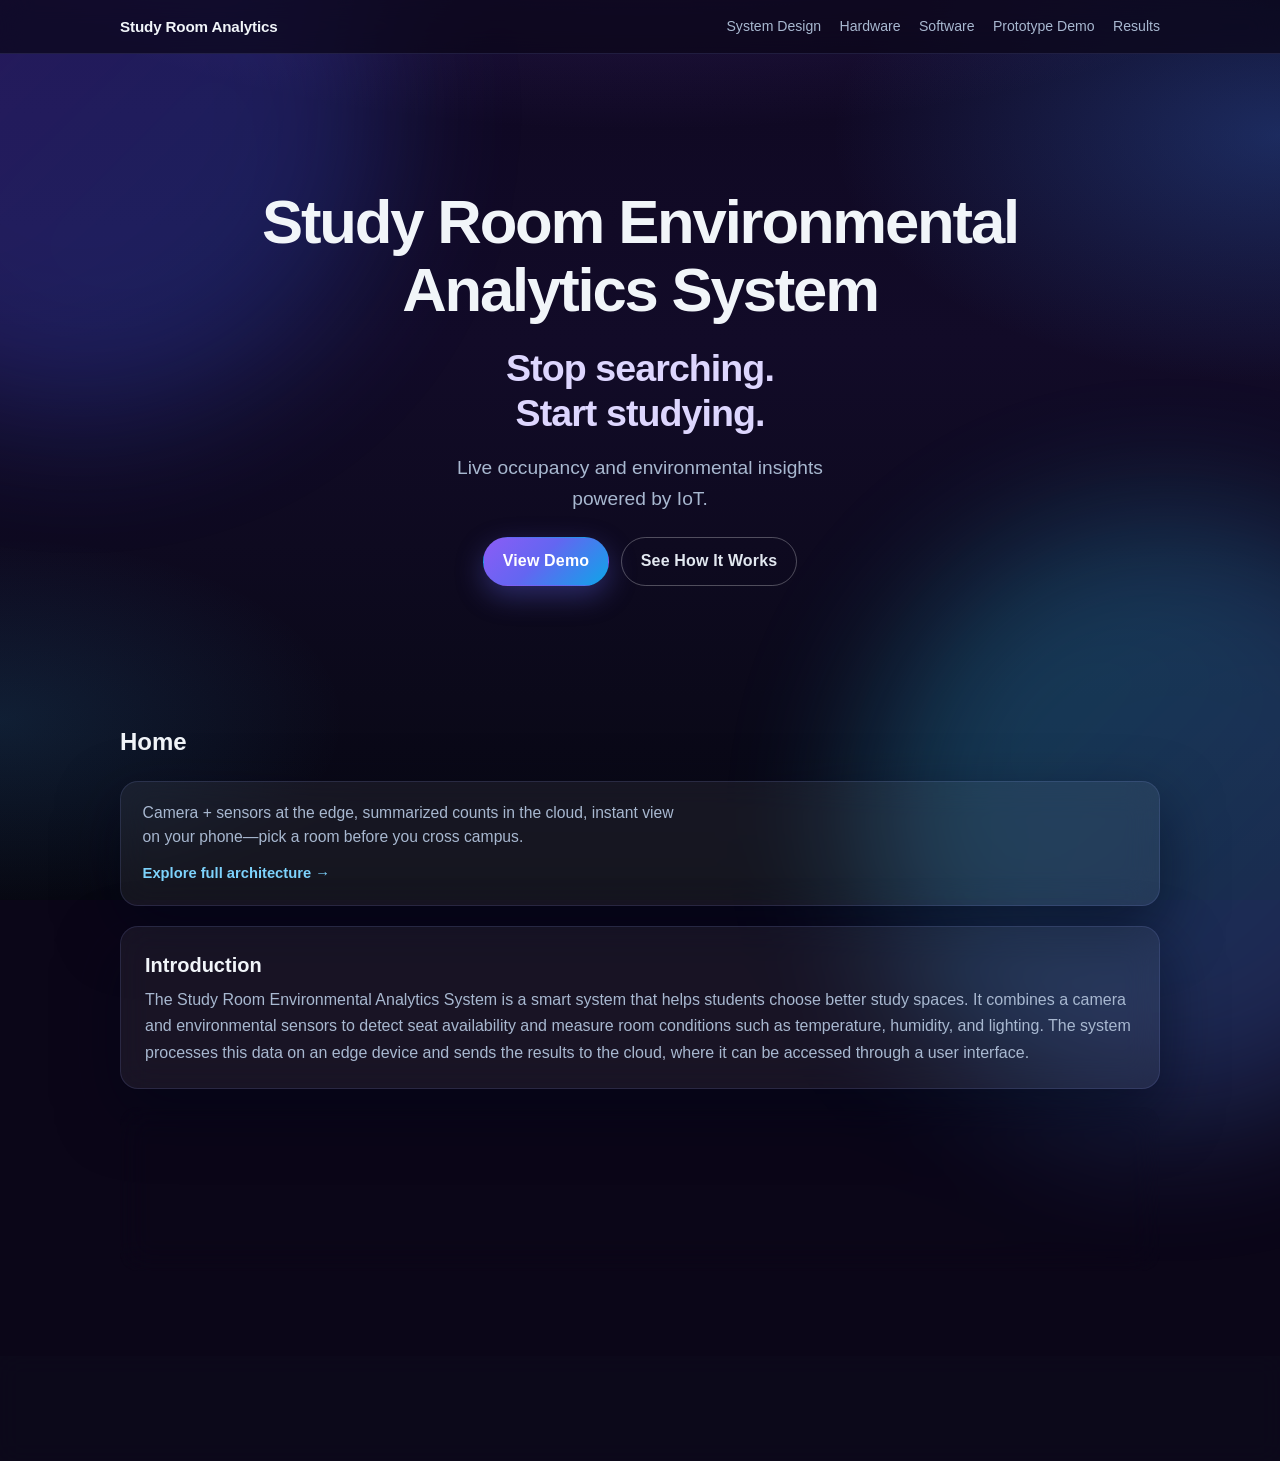
<file: index.html>
<!doctype html>
<html lang="en">
  <head>
    <meta charset="UTF-8" />
    <meta name="viewport" content="width=device-width, initial-scale=1.0" />
    <title>Study Room Environmental Analytics System</title>
    <link rel="stylesheet" href="./styles.css" />
  </head>
  <body class="page-home">
    <header class="home-topbar">
      <div class="container home-topbar-inner">
        <a class="home-brand" href="./index.html">Study Room Analytics</a>
        <nav class="home-topnav" aria-label="Main navigation">
          <a href="./system-design.html">System Design</a>
          <a href="./hardware-implementation.html">Hardware</a>
          <a href="./software-data-flow.html">Software</a>
          <a href="./prototype-demo.html">Prototype Demo</a>
          <a href="./results-future-work.html">Results</a>
        </nav>
      </div>
    </header>

    <section class="home-hero-section hero-enter" aria-labelledby="home-hero-title">
      <div class="container home-hero">
        <h1 id="home-hero-title" class="site-title home-main-title">
          Study Room Environmental Analytics System
        </h1>
        <p class="home-quote">
          <span class="home-quote-line">Stop searching.</span>
          <span class="home-quote-line">Start studying.</span>
        </p>
        <p class="site-subtitle home-hero-tagline">
          Live occupancy and environmental insights powered by IoT.
        </p>
        <div class="hero-actions">
          <a class="button nav-button" href="./prototype-demo.html#app-demo"
            >View Demo</a
          >
          <a class="button nav-button ghost-button" href="#how-it-works"
            >See How It Works</a
          >
        </div>
      </div>
    </section>

    <main class="container">
      <section class="overview" aria-labelledby="overview-heading">
        <h2 id="overview-heading" class="reveal-on-scroll">Home</h2>

        <div id="how-it-works" class="how-it-works reveal-on-scroll">
          <p>
            Camera + sensors at the edge, summarized counts in the cloud, instant
            view on your phone—pick a room before you cross campus.
          </p>
          <a class="text-link" href="./system-design.html">Explore full architecture →</a>
        </div>

        <div class="content-card reveal-on-scroll">
          <h3>Introduction</h3>
          <p>
            The Study Room Environmental Analytics System is a smart system that helps students choose better study spaces. It combines a camera and environmental sensors to detect seat availability and measure room conditions such as temperature, humidity, and lighting.
            The system processes this data on an edge device and sends the results to the cloud, where it can be accessed through a user interface. 
          </p>
        </div>

        <div class="content-card reveal-on-scroll">
          <h3>Problem &amp; Motivation</h3>
          <p>
            Students often struggle to find suitable study spaces and there is
            no easy way to check conditions before arriving. This project is
            motivated by the need to provide both occupancy and environmental
            information in one system. Therefore, this system helps students
            save time and choose more comfortable places to study.
          </p>
        </div>
      </section>
    </main>

    <footer class="site-footer">
      <div class="container">
        <p>&copy; <span id="year"></span> Your Name</p>
      </div>
    </footer>

    <script src="./script.js"></script>
  </body>
</html>
</file>
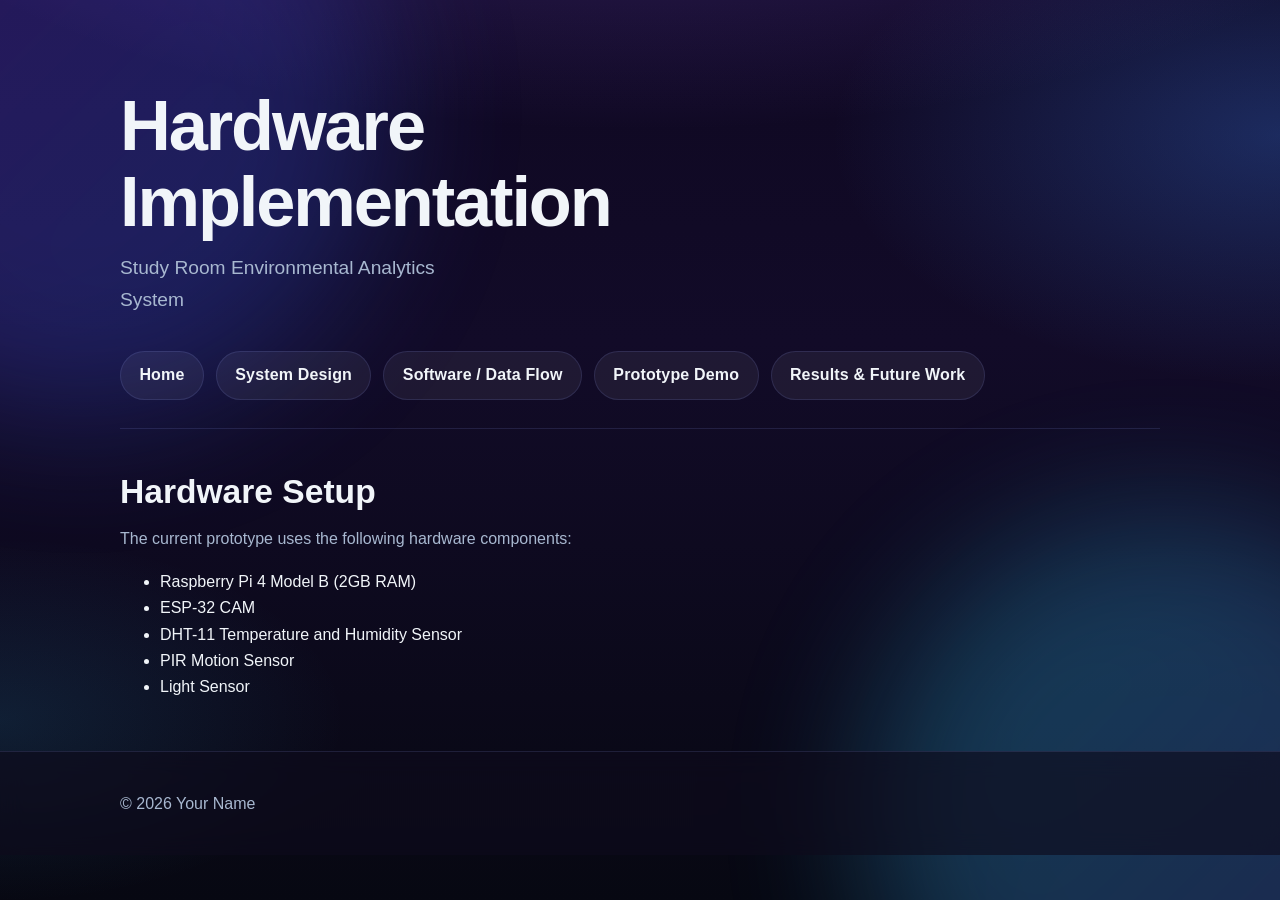
<file: hardware-implementation.html>
<!doctype html>
<html lang="en">
  <head>
    <meta charset="UTF-8" />
    <meta name="viewport" content="width=device-width, initial-scale=1.0" />
    <title>
      Hardware Implementation | Study Room Environmental Analytics System
    </title>
    <link rel="stylesheet" href="./styles.css" />
  </head>
  <body>
    <header class="site-header">
      <div class="container">
        <h1 class="site-title">Hardware Implementation</h1>
        <p class="site-subtitle">Study Room Environmental Analytics System</p>
      </div>
    </header>

    <main class="container">
      <nav class="top-nav" aria-label="Main Navigation">
        <a class="button nav-button" href="./index.html">Home</a>
        <a class="button nav-button" href="./system-design.html">System Design</a>
        <a class="button nav-button" href="./software-data-flow.html"
          >Software / Data Flow</a
        >
        <a class="button nav-button" href="./prototype-demo.html"
          >Prototype Demo</a
        >
        <a class="button nav-button" href="./results-future-work.html"
          >Results &amp; Future Work</a
        >
      </nav>

      <section class="content-section">
        <h2>Hardware Setup</h2>
        <p>The current prototype uses the following hardware components:</p>
        <ul>
          <li>Raspberry Pi 4 Model B (2GB RAM)</li>
          <li>ESP-32 CAM</li>
          <li>DHT-11 Temperature and Humidity Sensor</li>
          <li>PIR Motion Sensor</li>
          <li>Light Sensor</li>
        </ul>
      </section>
    </main>

    <footer class="site-footer">
      <div class="container">
        <p>&copy; <span id="year"></span> Your Name</p>
      </div>
    </footer>

    <script src="./script.js"></script>
  </body>
</html>
</file>
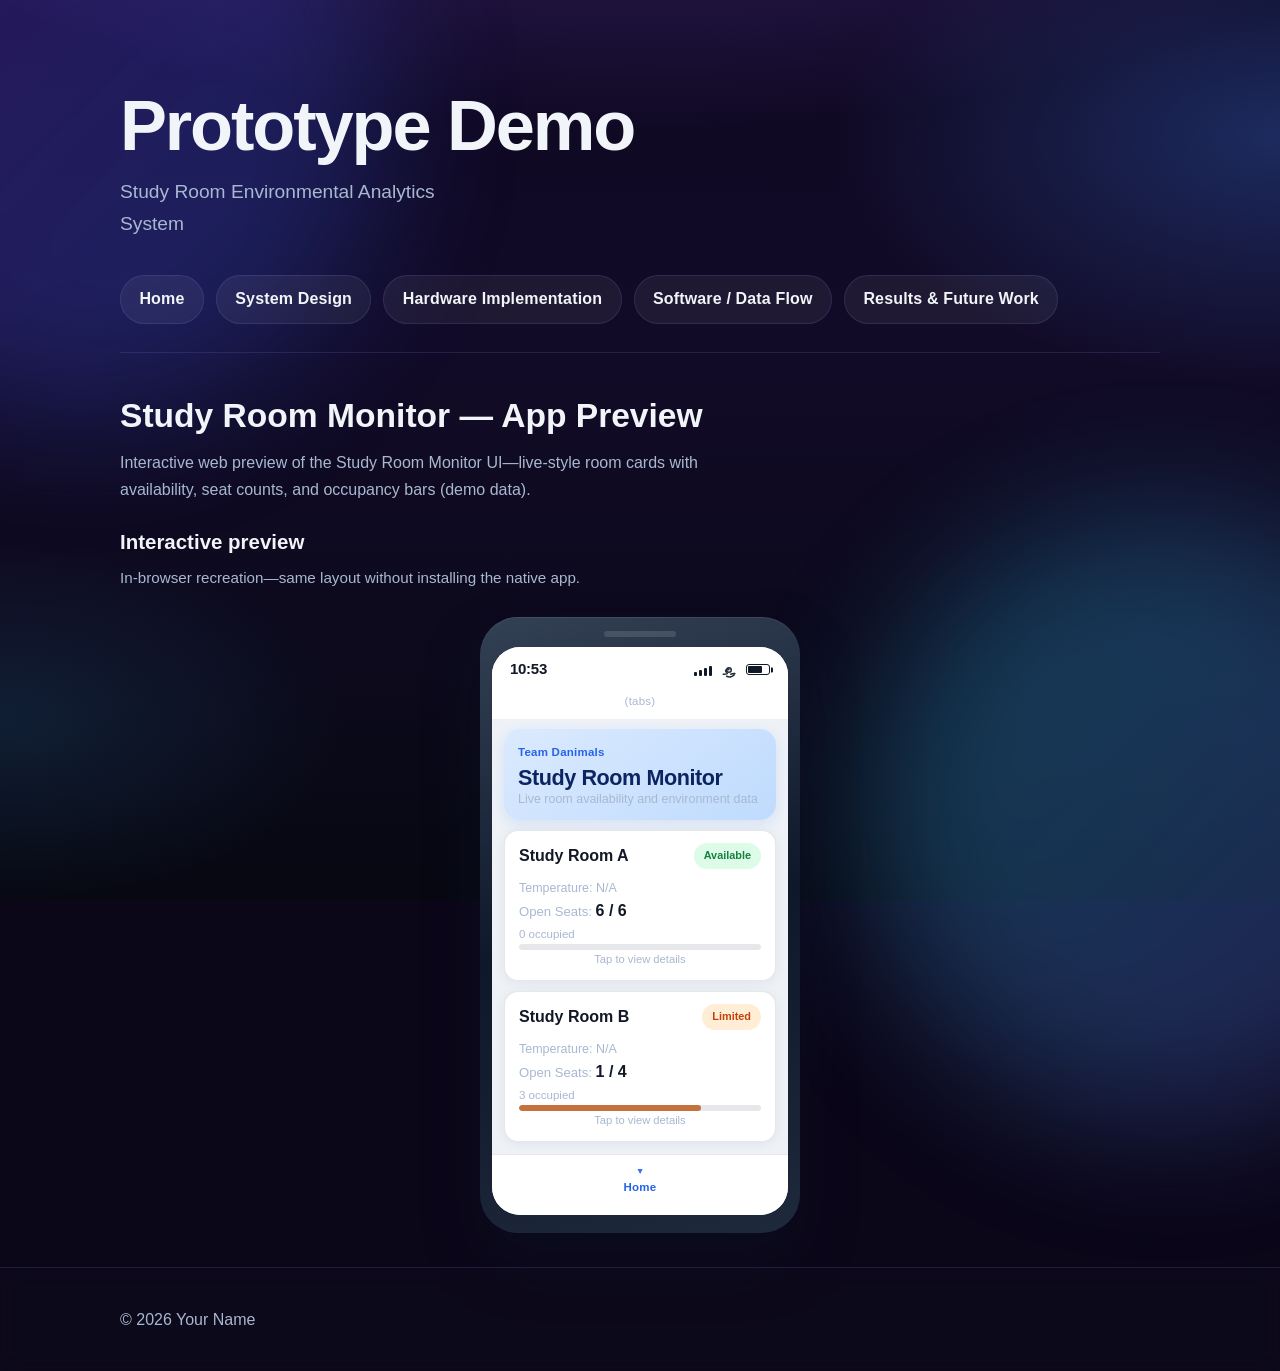
<file: prototype-demo.html>
<!doctype html>
<html lang="en">
  <head>
    <meta charset="UTF-8" />
    <meta name="viewport" content="width=device-width, initial-scale=1.0" />
    <title>Prototype Demo | Study Room Environmental Analytics System</title>
    <link rel="stylesheet" href="./styles.css" />
  </head>
  <body>
    <header class="site-header">
      <div class="container">
        <h1 class="site-title">Prototype Demo</h1>
        <p class="site-subtitle">Study Room Environmental Analytics System</p>
      </div>
    </header>

    <main class="container">
      <nav class="top-nav" aria-label="Main Navigation">
        <a class="button nav-button" href="./index.html">Home</a>
        <a class="button nav-button" href="./system-design.html">System Design</a>
        <a class="button nav-button" href="./hardware-implementation.html"
          >Hardware Implementation</a
        >
        <a class="button nav-button" href="./software-data-flow.html"
          >Software / Data Flow</a
        >
        <a class="button nav-button" href="./results-future-work.html"
          >Results &amp; Future Work</a
        >
      </nav>

      <section class="content-section" id="app-demo" aria-labelledby="demo-heading">
        <h2 id="demo-heading">Study Room Monitor — App Preview</h2>
        <p>
          Interactive web preview of the Study Room Monitor UI—live-style room
          cards with availability, seat counts, and occupancy bars (demo data).
        </p>

        <h3 class="demo-subheading">Interactive preview</h3>
        <p class="demo-lead">
          In-browser recreation—same layout without installing the native app.
        </p>

        <div class="demo-phone-wrap">
          <div class="demo-phone" role="img" aria-label="Study Room Monitor mobile screen">
            <div class="demo-phone-speaker"></div>
            <div class="demo-phone-screen">
              <div class="app-status-bar">
                <span class="app-status-time">10:53</span>
                <div class="app-status-icons" aria-hidden="true">
                  <span class="fake-signal">
                    <i></i><i></i><i></i><i></i>
                  </span>
                  <svg
                    class="fake-wifi"
                    width="18"
                    height="18"
                    viewBox="0 0 24 24"
                    fill="none"
                    stroke="#111827"
                    stroke-width="2"
                    stroke-linecap="round"
                    stroke-linejoin="round"
                  >
                    <path
                      d="M8.288 15.036a2.486 2.486 0 0 1 0-3.51 2.487 2.487 0 0 1 3.51 0m7.024 7.024a9.955 9.955 0 0 1-4.5 2.618m0 0a9.973 9.973 0 0 1-5.525-.854m5.525.854V21m0-3.382a9.973 9.973 0 0 1 5.525-.854m-10.05 0a9.973 9.973 0 0 1-5.525.854M15 12a3 3 0 1 1-6 0 3 3 0 0 1 6 0z"
                    />
                  </svg>
                  <span class="fake-battery">
                    <span class="fake-battery-level"></span>
                  </span>
                </div>
              </div>

              <p class="demo-tabs-hint">(tabs)</p>

              <div class="app-preview-body">
                <header class="app-preview-header">
                  <span class="app-preview-team">Team Danimals</span>
                  <h3 class="app-preview-title">Study Room Monitor</h3>
                  <p class="app-preview-tagline">
                    Live room availability and environment data
                  </p>
                </header>

                <article class="app-room-card">
                  <div class="app-room-card-top">
                    <h4 class="app-room-name">Study Room A</h4>
                    <span class="app-badge app-badge-available">Available</span>
                  </div>
                  <p class="app-room-meta">Temperature: N/A</p>
                  <p class="app-room-seats">
                    Open Seats: <strong>6 / 6</strong>
                  </p>
                  <p class="app-room-occupied">0 occupied</p>
                  <div
                    class="app-progress"
                    role="progressbar"
                    aria-valuenow="0"
                    aria-valuemin="0"
                    aria-valuemax="100"
                  >
                    <div class="app-progress-fill" style="width: 0%"></div>
                  </div>
                  <p class="app-room-tap">Tap to view details</p>
                </article>

                <article class="app-room-card">
                  <div class="app-room-card-top">
                    <h4 class="app-room-name">Study Room B</h4>
                    <span class="app-badge app-badge-limited">Limited</span>
                  </div>
                  <p class="app-room-meta">Temperature: N/A</p>
                  <p class="app-room-seats">
                    Open Seats: <strong>1 / 4</strong>
                  </p>
                  <p class="app-room-occupied">3 occupied</p>
                  <div
                    class="app-progress"
                    role="progressbar"
                    aria-valuenow="75"
                    aria-valuemin="0"
                    aria-valuemax="100"
                  >
                    <div
                      class="app-progress-fill app-progress-fill-busy"
                      style="width: 75%"
                    ></div>
                  </div>
                  <p class="app-room-tap">Tap to view details</p>
                </article>
              </div>

              <nav class="app-preview-nav-bar" aria-label="Demo bottom navigation">
                <span class="app-preview-nav-icon" aria-hidden="true">▼</span>
                <span class="app-preview-nav-label">Home</span>
              </nav>
            </div>
          </div>
        </div>
      </section>
    </main>

    <footer class="site-footer">
      <div class="container">
        <p>&copy; <span id="year"></span> Your Name</p>
      </div>
    </footer>

    <script src="./script.js"></script>
  </body>
</html>
</file>
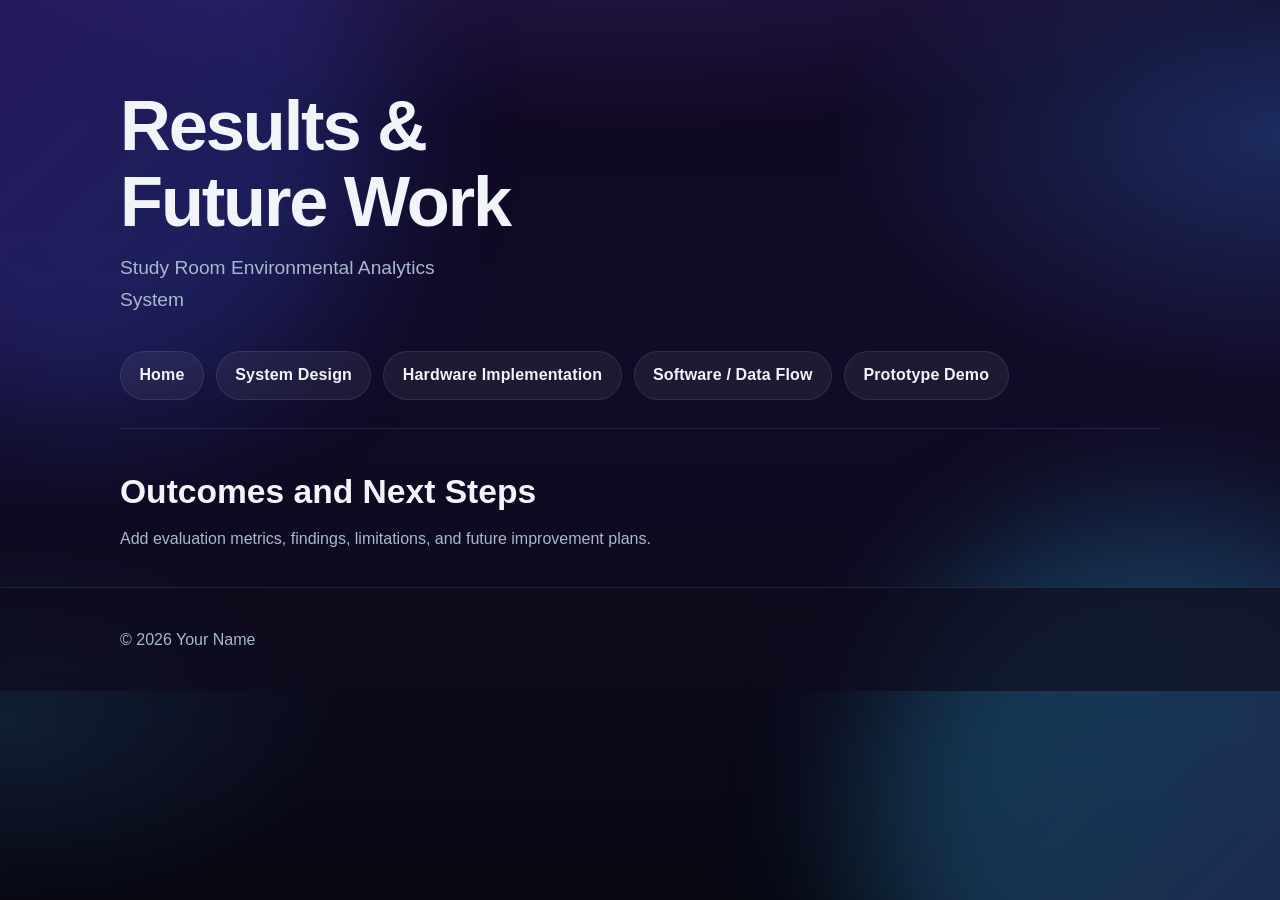
<file: results-future-work.html>
<!doctype html>
<html lang="en">
  <head>
    <meta charset="UTF-8" />
    <meta name="viewport" content="width=device-width, initial-scale=1.0" />
    <title>Results & Future Work | Study Room Environmental Analytics System</title>
    <link rel="stylesheet" href="./styles.css" />
  </head>
  <body>
    <header class="site-header">
      <div class="container">
        <h1 class="site-title">Results &amp; Future Work</h1>
        <p class="site-subtitle">Study Room Environmental Analytics System</p>
      </div>
    </header>

    <main class="container">
      <nav class="top-nav" aria-label="Main Navigation">
        <a class="button nav-button" href="./index.html">Home</a>
        <a class="button nav-button" href="./system-design.html">System Design</a>
        <a class="button nav-button" href="./hardware-implementation.html"
          >Hardware Implementation</a
        >
        <a class="button nav-button" href="./software-data-flow.html"
          >Software / Data Flow</a
        >
        <a class="button nav-button" href="./prototype-demo.html"
          >Prototype Demo</a
        >
      </nav>

      <section class="content-section">
        <h2>Outcomes and Next Steps</h2>
        <p>
          Add evaluation metrics, findings, limitations, and future improvement
          plans.
        </p>
      </section>
    </main>

    <footer class="site-footer">
      <div class="container">
        <p>&copy; <span id="year"></span> Your Name</p>
      </div>
    </footer>

    <script src="./script.js"></script>
  </body>
</html>
</file>
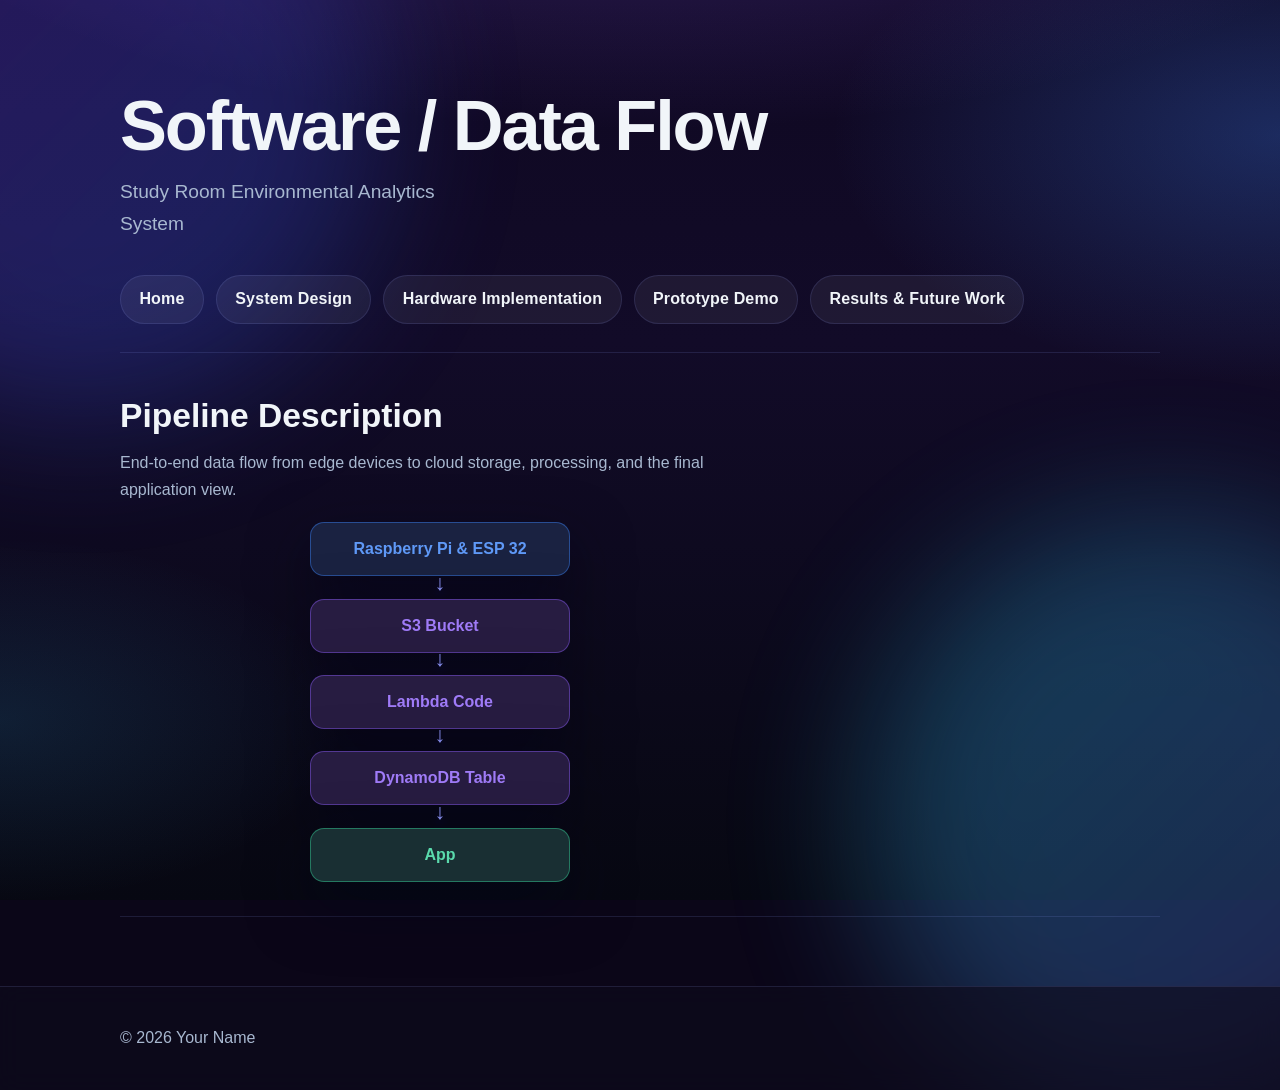
<file: software-data-flow.html>
<!doctype html>
<html lang="en">
  <head>
    <meta charset="UTF-8" />
    <meta name="viewport" content="width=device-width, initial-scale=1.0" />
    <title>Software / Data Flow | Study Room Environmental Analytics System</title>
    <link rel="stylesheet" href="./styles.css" />
  </head>
  <body>
    <header class="site-header">
      <div class="container">
        <h1 class="site-title">Software / Data Flow</h1>
        <p class="site-subtitle">Study Room Environmental Analytics System</p>
      </div>
    </header>

    <main class="container">
      <nav class="top-nav" aria-label="Main Navigation">
        <a class="button nav-button" href="./index.html">Home</a>
        <a class="button nav-button" href="./system-design.html">System Design</a>
        <a class="button nav-button" href="./hardware-implementation.html"
          >Hardware Implementation</a
        >
        <a class="button nav-button" href="./prototype-demo.html"
          >Prototype Demo</a
        >
        <a class="button nav-button" href="./results-future-work.html"
          >Results &amp; Future Work</a
        >
      </nav>

      <section class="content-section">
        <h2>Pipeline Description</h2>
        <p>
          End-to-end data flow from edge devices to cloud storage, processing,
          and the final application view.
        </p>
        <div class="timeline" role="list" aria-label="Software and Data Flow">
          <div class="timeline-item" role="listitem">
            <a
              class="timeline-node edge-node"
              href="./hardware-implementation.html"
              >Raspberry Pi &amp; ESP 32</a
            >
          </div>
          <div class="timeline-item" role="listitem">
            <a class="timeline-node cloud-node" href="#s3">S3 Bucket</a>
          </div>
          <div class="timeline-item" role="listitem">
            <a class="timeline-node cloud-node" href="#lambda">Lambda Code</a>
          </div>
          <div class="timeline-item" role="listitem">
            <a class="timeline-node cloud-node" href="#dynamodb"
              >DynamoDB Table</a
            >
          </div>
          <div class="timeline-item" role="listitem">
            <a class="timeline-node user-node" href="#app">App</a>
          </div>
        </div>
      </section>

      <section class="content-section" id="pipeline-stages" aria-label="Pipeline stages">
        <h2>Stage details</h2>
        <p class="section-lead">
          Details for the stage you selected appear below. Choose another node
          in the pipeline to switch stages.
        </p>

        <article class="content-card pipeline-stage" id="s3">
          <h3>S3 bucket</h3>
          <p>
            Raw or processed payloads from the edge land in object storage for
            durable retention and downstream processing triggers.
          </p>
        </article>

        <article class="content-card pipeline-stage" id="lambda">
          <h3>Lambda</h3>
          <p>
            Serverless functions normalize events, run business logic, and
            write results to the database or notify other services.
          </p>
        </article>

        <article class="content-card pipeline-stage" id="dynamodb">
          <h3>DynamoDB</h3>
          <p>
            Structured room state and metadata are stored for fast reads by the
            mobile or web client.
          </p>
        </article>

        <article class="content-card pipeline-stage" id="app">
          <h3>App</h3>
          <p>
            Students see current study-room status. See also the
            <a href="./prototype-demo.html">prototype demo</a> for UI and
            walkthroughs.
          </p>
        </article>
      </section>
    </main>

    <footer class="site-footer">
      <div class="container">
        <p>&copy; <span id="year"></span> Your Name</p>
      </div>
    </footer>

    <script src="./script.js"></script>
  </body>
</html>
</file>
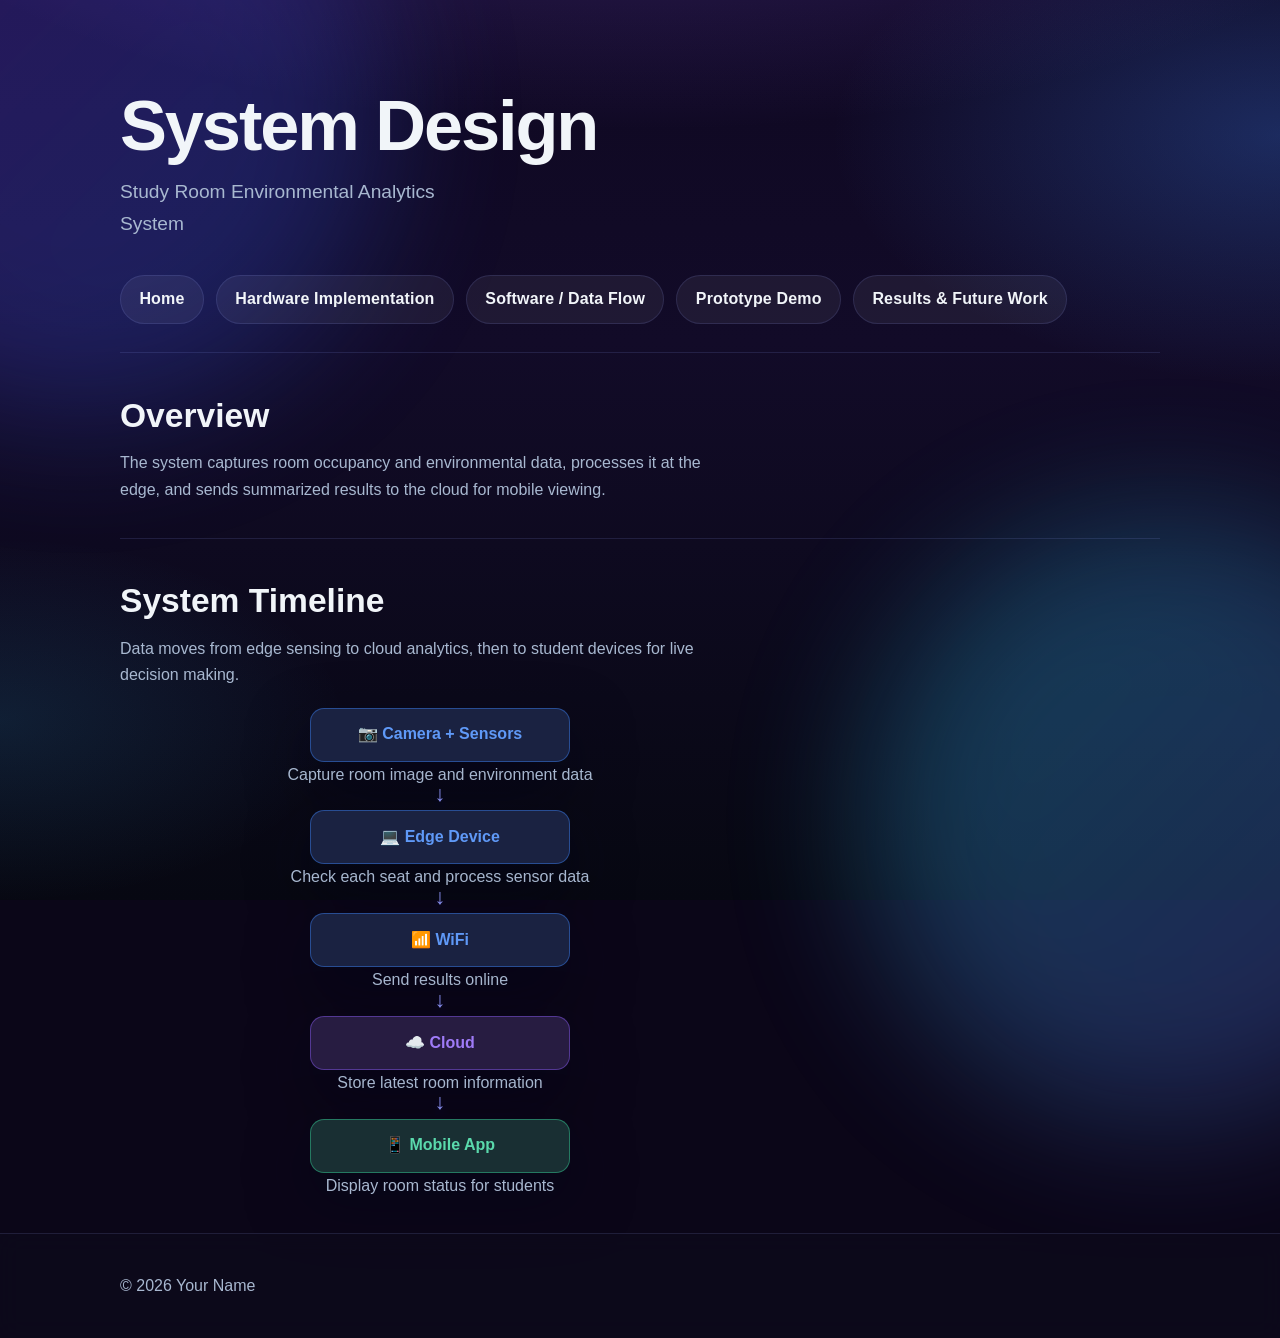
<file: system-design.html>
<!doctype html>
<html lang="en">
  <head>
    <meta charset="UTF-8" />
    <meta name="viewport" content="width=device-width, initial-scale=1.0" />
    <title>System Design | Study Room Environmental Analytics System</title>
    <link rel="stylesheet" href="./styles.css" />
  </head>
  <body>
    <header class="site-header">
      <div class="container">
        <h1 class="site-title">System Design</h1>
        <p class="site-subtitle">Study Room Environmental Analytics System</p>
      </div>
    </header>

    <main class="container">
      <nav class="top-nav" aria-label="Main Navigation">
        <a class="button nav-button" href="./index.html">Home</a>
        <a class="button nav-button" href="./hardware-implementation.html"
          >Hardware Implementation</a
        >
        <a class="button nav-button" href="./software-data-flow.html"
          >Software / Data Flow</a
        >
        <a class="button nav-button" href="./prototype-demo.html"
          >Prototype Demo</a
        >
        <a class="button nav-button" href="./results-future-work.html"
          >Results &amp; Future Work</a
        >
      </nav>

      <section class="content-section">
        <h2>Overview</h2>
        <p>
          The system captures room occupancy and environmental data, processes
          it at the edge, and sends summarized results to the cloud for mobile
          viewing.
        </p>
      </section>

      <section class="content-section">
        <h2>System Timeline</h2>
        <p>
          Data moves from edge sensing to cloud analytics, then to student
          devices for live decision making.
        </p>
        <div class="timeline">
          <div class="timeline-item">
            <div class="timeline-node edge-node">📷 Camera + Sensors</div>
            <p class="timeline-note">Capture room image and environment data</p>
          </div>
          <div class="timeline-item">
            <div class="timeline-node edge-node">💻 Edge Device</div>
            <p class="timeline-note">Check each seat and process sensor data</p>
          </div>
          <div class="timeline-item">
            <div class="timeline-node edge-node">📶 WiFi</div>
            <p class="timeline-note">Send results online</p>
          </div>
          <div class="timeline-item">
            <div class="timeline-node cloud-node">☁️ Cloud</div>
            <p class="timeline-note">Store latest room information</p>
          </div>
          <div class="timeline-item">
            <div class="timeline-node user-node">📱 Mobile App</div>
            <p class="timeline-note">Display room status for students</p>
          </div>
        </div>
      </section>
    </main>

    <footer class="site-footer">
      <div class="container">
        <p>&copy; <span id="year"></span> Your Name</p>
      </div>
    </footer>

    <script src="./script.js"></script>
  </body>
</html>
</file>
<file: styles.css>
:root {
  --bg: #0b0618;
  --surface: rgba(255, 255, 255, 0.06);
  --surface-solid: #14101f;
  --text: #f1f5f9;
  --muted: #a8b8d0;
  --border: rgba(148, 163, 255, 0.14);
  --accent: #a78bfa;
  --accent-2: #38bdf8;
  --shadow: 0 24px 60px rgba(2, 6, 23, 0.55);
  --edge: #3b82f6;
  --cloud: #8b5cf6;
  --user: #34d399;
}

* {
  box-sizing: border-box;
}

body {
  margin: 0;
  font-family: Inter, -apple-system, BlinkMacSystemFont, "Segoe UI", sans-serif;
  line-height: 1.65;
  background-color: var(--bg);
  background-image:
    radial-gradient(ellipse 130% 90% at 50% -35%, rgba(139, 92, 246, 0.42), transparent 55%),
    radial-gradient(ellipse 70% 55% at 100% 15%, rgba(59, 130, 246, 0.28), transparent 50%),
    radial-gradient(ellipse 60% 45% at 0% 80%, rgba(56, 189, 248, 0.12), transparent 45%),
    linear-gradient(180deg, #0f0822 0%, #120b28 38%, #070812 100%);
  background-attachment: fixed;
  color: var(--text);
  position: relative;
  overflow-x: hidden;
}

html {
  scroll-behavior: smooth;
}

body::before,
body::after {
  content: "";
  position: fixed;
  z-index: -1;
  width: 38rem;
  height: 38rem;
  border-radius: 999px;
  filter: blur(72px);
  opacity: 0.28;
  pointer-events: none;
}

body::before {
  background: linear-gradient(135deg, #7c3aed, #2563eb);
  top: -12rem;
  left: -14rem;
}

body::after {
  background: linear-gradient(135deg, #22d3ee, #6366f1);
  bottom: -14rem;
  right: -12rem;
}

.container {
  width: min(100% - 2rem, 1040px);
  margin-inline: auto;
}

.site-header {
  padding: 5.5rem 0 2.25rem;
}

.page-home .home-topbar {
  position: sticky;
  top: 0;
  z-index: 100;
  border-bottom: 1px solid var(--border);
  background: rgba(11, 6, 24, 0.72);
  backdrop-filter: blur(14px);
  -webkit-backdrop-filter: blur(14px);
}

.page-home .home-topbar-inner {
  display: flex;
  align-items: center;
  justify-content: space-between;
  gap: 1.25rem;
  padding-block: 0.85rem 0.9rem;
}

.page-home .home-brand {
  flex-shrink: 0;
  font-weight: 700;
  font-size: 0.95rem;
  letter-spacing: -0.01em;
  color: var(--text);
  text-decoration: none;
  transition: color 0.2s ease;
}

.page-home .home-brand:hover {
  color: #c4b5fd;
}

.page-home .home-topnav {
  display: flex;
  flex-wrap: wrap;
  align-items: center;
  justify-content: flex-end;
  gap: 0.35rem 1.15rem;
}

.page-home .home-topnav a {
  font-size: 0.88rem;
  font-weight: 500;
  color: var(--muted);
  text-decoration: none;
  transition: color 0.2s ease;
}

.page-home .home-topnav a:hover {
  color: var(--text);
}

.page-home .home-hero-section {
  display: flex;
  align-items: center;
  justify-content: center;
  min-height: min(72vh, 44rem);
  padding: clamp(2.5rem, 8vh, 5rem) 0 clamp(2rem, 6vh, 3.5rem);
  text-align: center;
}

.page-home .home-hero {
  max-width: 52rem;
  margin-inline: auto;
}

.page-home .home-main-title {
  max-width: none;
  margin-inline: auto;
  font-size: clamp(2.15rem, 5.2vw, 3.85rem);
  font-weight: 800;
  line-height: 1.1;
  letter-spacing: -0.035em;
  text-wrap: balance;
}

.page-home .home-quote {
  margin: 1.35rem 0 0;
  font-size: clamp(1.45rem, 3.2vw, 2.35rem);
  font-weight: 700;
  letter-spacing: -0.025em;
  line-height: 1.2;
  color: #ddd6fe;
}

.page-home .home-quote-line {
  display: block;
}

.page-home .home-hero-tagline {
  margin: 1rem auto 0;
  max-width: 40ch;
}

.page-home .hero-actions {
  justify-content: center;
}

.hero-copy .site-title {
  font-size: clamp(2.6rem, 6.5vw, 4.75rem);
  font-weight: 800;
  max-width: 14ch;
}

.hero-headline-line {
  display: block;
}

.eyebrow {
  display: inline-block;
  margin: 0 0 0.6rem;
  padding: 0.2rem 0.65rem;
  border-radius: 999px;
  background: rgba(167, 139, 250, 0.12);
  border: 1px solid var(--border);
  color: #c4b5fd;
  font-weight: 700;
  letter-spacing: 0.03em;
  text-transform: uppercase;
  font-size: 0.78rem;
}

.hero-actions {
  margin-top: 1.4rem;
  display: flex;
  flex-wrap: wrap;
  gap: 0.8rem;
}

.site-title {
  margin: 0;
  font-size: clamp(2.4rem, 6vw, 4.4rem);
  max-width: 18ch;
  letter-spacing: -0.03em;
  line-height: 1.08;
  text-wrap: balance;
}

.site-subtitle {
  margin: 0.75rem 0 0;
  color: var(--muted);
  font-size: clamp(1rem, 2vw, 1.2rem);
  max-width: 34ch;
}

.section-heading {
  display: flex;
  justify-content: space-between;
  align-items: center;
  gap: 1rem;
  margin-bottom: 1.2rem;
}

.overview {
  padding-bottom: 4.25rem;
}

.content-card {
  background: var(--surface);
  border: 1px solid var(--border);
  backdrop-filter: blur(16px);
  -webkit-backdrop-filter: blur(16px);
  border-radius: 18px;
  padding: 1.4rem 1.5rem;
  margin-bottom: 1.1rem;
  box-shadow: var(--shadow);
  transition: transform 0.25s ease, box-shadow 0.25s ease;
}

.content-card:hover {
  transform: translateY(-4px);
  box-shadow: 0 22px 40px rgba(15, 23, 42, 0.18);
}

.content-card h3 {
  margin: 0 0 0.3rem;
  font-size: 1.25rem;
}

.content-card p {
  color: var(--muted);
  margin: 0;
}

.button {
  border: 1px solid transparent;
  background: linear-gradient(135deg, #8b5cf6 0%, #6366f1 45%, #0ea5e9 100%);
  color: #ffffff;
  padding: 0.62rem 1.15rem;
  border-radius: 999px;
  cursor: pointer;
  transition:
    transform 0.22s ease,
    box-shadow 0.22s ease,
    filter 0.22s ease;
  box-shadow: 0 10px 28px rgba(99, 102, 241, 0.35);
}

.button:hover {
  transform: translateY(-2px);
  filter: brightness(1.06);
  box-shadow: 0 16px 36px rgba(99, 102, 241, 0.42);
}

.ghost-button {
  background: transparent;
  border: 1px solid rgba(255, 255, 255, 0.28);
  color: #e2e8f0;
  box-shadow: none;
}

.ghost-button:hover {
  background: rgba(255, 255, 255, 0.06);
  filter: none;
  box-shadow: 0 8px 24px rgba(0, 0, 0, 0.2);
}

.how-it-works {
  margin-bottom: 1.25rem;
  padding: 1.15rem 1.35rem;
  border-radius: 18px;
  border: 1px solid var(--border);
  background: var(--surface);
  backdrop-filter: blur(16px);
  -webkit-backdrop-filter: blur(16px);
  box-shadow: var(--shadow);
}

.how-it-works p {
  margin: 0 0 0.65rem;
  color: var(--muted);
  font-size: 0.98rem;
  max-width: 62ch;
  line-height: 1.55;
}

.text-link {
  display: inline-block;
  font-weight: 600;
  font-size: 0.92rem;
  color: #7dd3fc;
  text-decoration: none;
  transition: color 0.2s ease, transform 0.2s ease;
}

.text-link:hover {
  color: #bae6fd;
  transform: translateX(3px);
}

.reveal-on-scroll {
  opacity: 0;
  transform: translateY(22px);
  transition:
    opacity 0.65s ease,
    transform 0.65s ease;
}

.reveal-on-scroll.is-visible {
  opacity: 1;
  transform: translateY(0);
}

/* Prototype page — mobile app preview inside phone frame */
.demo-phone-wrap {
  margin-top: 1.75rem;
  display: flex;
  justify-content: center;
}

.demo-phone {
  width: min(100%, 320px);
  padding: 14px 12px 18px;
  border-radius: 38px;
  background: linear-gradient(165deg, #334155 0%, #0f172a 50%, #1e293b 100%);
  box-shadow:
    0 28px 55px rgba(15, 23, 42, 0.35),
    inset 0 1px 0 rgba(255, 255, 255, 0.08);
}

.demo-phone-speaker {
  width: 72px;
  height: 6px;
  margin: 0 auto 10px;
  border-radius: 999px;
  background: rgba(255, 255, 255, 0.12);
}

.demo-phone-screen {
  border-radius: 28px;
  overflow: hidden;
  background: #eef2f7;
  padding: 0;
  min-height: 560px;
  display: flex;
  flex-direction: column;
}

.app-status-bar {
  display: flex;
  align-items: center;
  justify-content: space-between;
  padding: 10px 18px 6px;
  background: #ffffff;
  flex-shrink: 0;
}

.app-status-time {
  font-size: 0.94rem;
  font-weight: 600;
  letter-spacing: -0.02em;
  color: #111827;
}

.app-status-icons {
  display: flex;
  align-items: center;
  gap: 8px;
}

.fake-signal {
  display: inline-flex;
  align-items: flex-end;
  gap: 2px;
  height: 12px;
}

.fake-signal i {
  display: block;
  width: 3px;
  border-radius: 1px;
  background: #111827;
}

.fake-signal i:nth-child(1) {
  height: 4px;
}
.fake-signal i:nth-child(2) {
  height: 6px;
}
.fake-signal i:nth-child(3) {
  height: 8px;
}
.fake-signal i:nth-child(4) {
  height: 10px;
}

.fake-wifi {
  flex-shrink: 0;
  opacity: 0.92;
}

.fake-battery {
  display: inline-flex;
  align-items: center;
  width: 24px;
  height: 11px;
  border: 1.5px solid #111827;
  border-radius: 3px;
  padding: 1px;
  position: relative;
  box-sizing: border-box;
}

.fake-battery::after {
  content: "";
  position: absolute;
  right: -4px;
  top: 50%;
  transform: translateY(-50%);
  width: 2px;
  height: 5px;
  background: #111827;
  border-radius: 0 1px 1px 0;
}

.fake-battery-level {
  display: block;
  height: 100%;
  width: 72%;
  border-radius: 1px;
  background: #111827;
}

.demo-tabs-hint {
  margin: 0;
  padding: 4px 12px 8px;
  text-align: center;
  font-size: 0.72rem;
  color: #94a3b8;
  letter-spacing: 0.02em;
  background: #ffffff;
  flex-shrink: 0;
}

.app-preview-body {
  flex: 1;
  overflow-y: auto;
  padding: 10px 12px 12px;
  display: flex;
  flex-direction: column;
  gap: 10px;
  min-height: 0;
  background: #eef2f7;
}

.app-preview-header {
  background: linear-gradient(145deg, #dbeafe 0%, #bfdbfe 100%);
  border-radius: 16px;
  padding: 14px 14px 12px;
  box-shadow: 0 4px 14px rgba(37, 99, 235, 0.12);
}

.app-preview-team {
  display: block;
  font-size: 0.72rem;
  font-weight: 700;
  color: #2563eb;
  letter-spacing: 0.02em;
  margin-bottom: 4px;
}

.app-preview-title {
  margin: 0;
  font-size: 1.35rem;
  font-weight: 800;
  letter-spacing: -0.02em;
  color: #0c2461;
  line-height: 1.15;
}

.app-preview-tagline {
  margin: 6px 0 0;
  font-size: 0.78rem;
  color: #64748b;
  line-height: 1.4;
}

.app-room-card {
  background: #ffffff;
  border-radius: 14px;
  padding: 12px 14px;
  box-shadow: 0 2px 12px rgba(15, 23, 42, 0.06);
  border: 1px solid rgba(148, 163, 184, 0.25);
  transition: transform 0.2s ease, box-shadow 0.2s ease;
}

.app-room-card:hover {
  transform: translateY(-2px);
  box-shadow: 0 8px 22px rgba(15, 23, 42, 0.1);
}

.app-room-card-top {
  display: flex;
  align-items: flex-start;
  justify-content: space-between;
  gap: 8px;
  margin-bottom: 8px;
}

.app-room-name {
  margin: 0;
  font-size: 1rem;
  font-weight: 800;
  color: #111827;
}

.app-badge {
  flex-shrink: 0;
  font-size: 0.68rem;
  font-weight: 700;
  padding: 4px 10px;
  border-radius: 999px;
}

.app-badge-available {
  background: #dcfce7;
  color: #15803d;
}

.app-badge-limited {
  background: #ffedd5;
  color: #c2410c;
}

.app-room-meta {
  margin: 0;
  font-size: 0.78rem;
  color: #64748b;
}

.app-room-seats {
  margin: 10px 0 2px;
  font-size: 0.82rem;
  color: #475569;
}

.app-room-seats strong {
  font-size: 1rem;
  font-weight: 800;
  color: #111827;
}

.app-room-occupied {
  margin: 0 0 10px;
  font-size: 0.72rem;
  color: #94a3b8;
}

.app-progress {
  height: 6px;
  border-radius: 999px;
  background: #e5e7eb;
  overflow: hidden;
}

.app-progress-fill {
  height: 100%;
  border-radius: 999px;
  background: transparent;
  transition: width 0.35s ease;
}

.app-progress-fill-busy {
  background: #c4713d;
}

.app-room-tap {
  margin: 10px 0 0;
  font-size: 0.7rem;
  color: #94a3b8;
  text-align: center;
}

.app-preview-nav-bar {
  flex-shrink: 0;
  display: flex;
  flex-direction: column;
  align-items: center;
  justify-content: center;
  gap: 2px;
  padding: 12px 12px 18px;
  background: #ffffff;
  border-top: 1px solid #e5e7eb;
  color: #2563eb;
  font-size: 0.72rem;
  font-weight: 600;
}

.app-preview-nav-icon {
  font-size: 0.55rem;
  line-height: 1;
  opacity: 0.9;
}

.app-preview-nav-label {
  letter-spacing: 0.02em;
}

.section-nav {
  display: flex;
  flex-wrap: wrap;
  gap: 0.75rem;
  margin-top: 1.6rem;
}

.nav-button {
  text-decoration: none;
  font-weight: 600;
  letter-spacing: 0.01em;
}

.top-nav {
  display: flex;
  flex-wrap: wrap;
  gap: 0.75rem;
  padding: 0 0 1.8rem;
}

.top-nav .button,
.section-nav .button {
  background: rgba(255, 255, 255, 0.06);
  border: 1px solid var(--border);
  color: var(--text);
  box-shadow: none;
}

.top-nav .button:hover,
.section-nav .button:hover {
  transform: translateY(-2px);
  background: rgba(255, 255, 255, 0.1);
  filter: none;
  box-shadow: 0 12px 28px rgba(0, 0, 0, 0.25);
}

.hero-enter {
  animation: hero-enter 0.85s ease both;
}

.hero-enter-delay {
  animation-delay: 0.18s;
}

@keyframes hero-enter {
  from {
    opacity: 0;
    transform: translateY(20px);
  }
  to {
    opacity: 1;
    transform: translateY(0);
  }
}

.content-section {
  padding: 2.15rem 0;
  border-top: 1px solid var(--border);
}

.content-section h2 {
  margin: 0 0 0.45rem;
  font-size: clamp(1.5rem, 3.4vw, 2.1rem);
}

.content-section p {
  color: var(--muted);
  max-width: 70ch;
  margin: 0;
}

.demo-subheading {
  margin: 2rem 0 0.45rem;
  font-size: 1.28rem;
  font-weight: 700;
  color: var(--text);
}

.demo-subheading:first-of-type {
  margin-top: 1.35rem;
}

.demo-lead {
  margin: 0 0 1rem;
  font-size: 0.95rem;
  color: var(--muted);
  max-width: 68ch;
  line-height: 1.55;
}

.timeline {
  margin-top: 1.2rem;
  display: flex;
  flex-direction: column;
  gap: 1.4rem;
  max-width: 640px;
}

.timeline-item {
  position: relative;
  display: flex;
  flex-direction: column;
  align-items: center;
  text-align: center;
}

.timeline-item:not(:last-child)::after {
  content: "↓";
  position: absolute;
  left: 50%;
  transform: translateX(-50%);
  bottom: -1.05rem;
  font-size: 1.35rem;
  line-height: 1;
  color: color-mix(in srgb, var(--accent) 78%, var(--accent-2));
  text-shadow: 0 4px 10px rgba(79, 70, 229, 0.25);
  animation: flow 1.7s ease-in-out infinite;
}

.timeline-node {
  display: block;
  min-width: 260px;
  padding: 0.8rem 1.2rem;
  border-radius: 14px;
  border: 1px solid var(--border);
  background: linear-gradient(
    135deg,
    color-mix(in srgb, var(--accent) 12%, var(--surface-solid)),
    color-mix(in srgb, var(--accent-2) 8%, var(--surface-solid))
  );
  box-shadow: var(--shadow);
  font-weight: 700;
  transition: transform 0.2s ease, box-shadow 0.2s ease;
}

.timeline-node:hover {
  transform: translateY(-2px);
}

a.timeline-node {
  text-decoration: none;
  color: inherit;
  cursor: pointer;
  text-align: center;
}

a.timeline-node:focus-visible {
  outline: 2px solid var(--accent);
  outline-offset: 3px;
}

.pipeline-stage {
  scroll-margin-top: 1.25rem;
}

/* Stage details: hidden until a pipeline node sets the URL hash (e.g. #s3). */
@supports selector(:has(*)) {
  #pipeline-stages > h2,
  #pipeline-stages > .section-lead {
    display: none;
  }

  #pipeline-stages:has(.pipeline-stage:target) > h2,
  #pipeline-stages:has(.pipeline-stage:target) > .section-lead {
    display: block;
  }

  #pipeline-stages .pipeline-stage {
    display: none;
  }

  #pipeline-stages .pipeline-stage:target {
    display: block;
  }
}

.section-lead {
  color: var(--muted);
  max-width: 70ch;
  margin: 0 0 1.25rem;
}

.timeline-node.edge-node {
  border-color: color-mix(in srgb, var(--edge) 45%, transparent);
  background: color-mix(in srgb, var(--edge) 16%, var(--surface-solid));
  color: color-mix(in srgb, var(--edge) 80%, var(--text));
}

.timeline-node.cloud-node {
  border-color: color-mix(in srgb, var(--cloud) 45%, transparent);
  background: color-mix(in srgb, var(--cloud) 16%, var(--surface-solid));
  color: color-mix(in srgb, var(--cloud) 80%, var(--text));
}

.timeline-node.user-node {
  border-color: color-mix(in srgb, var(--user) 45%, transparent);
  background: color-mix(in srgb, var(--user) 16%, var(--surface-solid));
  color: color-mix(in srgb, var(--user) 80%, var(--text));
}

.timeline-note {
  margin: 0.55rem 0 0;
  color: var(--muted);
  max-width: 38ch;
}

.site-footer {
  border-top: 1px solid var(--border);
  padding: 1.4rem 0;
  color: var(--muted);
  background: rgba(15, 12, 28, 0.65);
  backdrop-filter: blur(12px);
  -webkit-backdrop-filter: blur(12px);
}

@keyframes pulse {
  0%,
  100% {
    transform: scale(0.94);
    opacity: 0.8;
  }
  50% {
    transform: scale(1.06);
    opacity: 1;
  }
}

@keyframes flow {
  0%,
  100% {
    transform: translateX(-50%) translateY(0);
    opacity: 0.7;
  }
  50% {
    transform: translateX(-50%) translateY(3px);
    opacity: 1;
  }
}

@media (prefers-reduced-motion: reduce) {
  html {
    scroll-behavior: auto;
  }

  .hero-enter {
    animation: none;
    opacity: 1;
    transform: none;
  }

  .reveal-on-scroll {
    opacity: 1;
    transform: none;
    transition: none;
  }

  .timeline-item:not(:last-child)::after {
    animation: none;
  }
}

@media (max-width: 760px) {
  .site-header {
    padding-top: 4.4rem;
  }

  .page-home .home-topbar-inner {
    flex-direction: column;
    align-items: stretch;
    gap: 0.75rem;
    padding-block: 0.75rem;
  }

  .page-home .home-topnav {
    justify-content: flex-start;
    gap: 0.5rem 0.85rem;
  }

  .page-home .home-hero-section {
    min-height: auto;
    padding-top: 2rem;
  }

  .hero-copy .site-title {
    max-width: none;
  }

  .section-heading {
    align-items: flex-start;
    flex-direction: column;
  }

  .timeline-node {
    min-width: 0;
    width: 100%;
  }

  .timeline-item:not(:last-child)::after {
    bottom: -1.1rem;
  }

  .timeline-note {
    margin-left: 0;
  }
}
</file>
